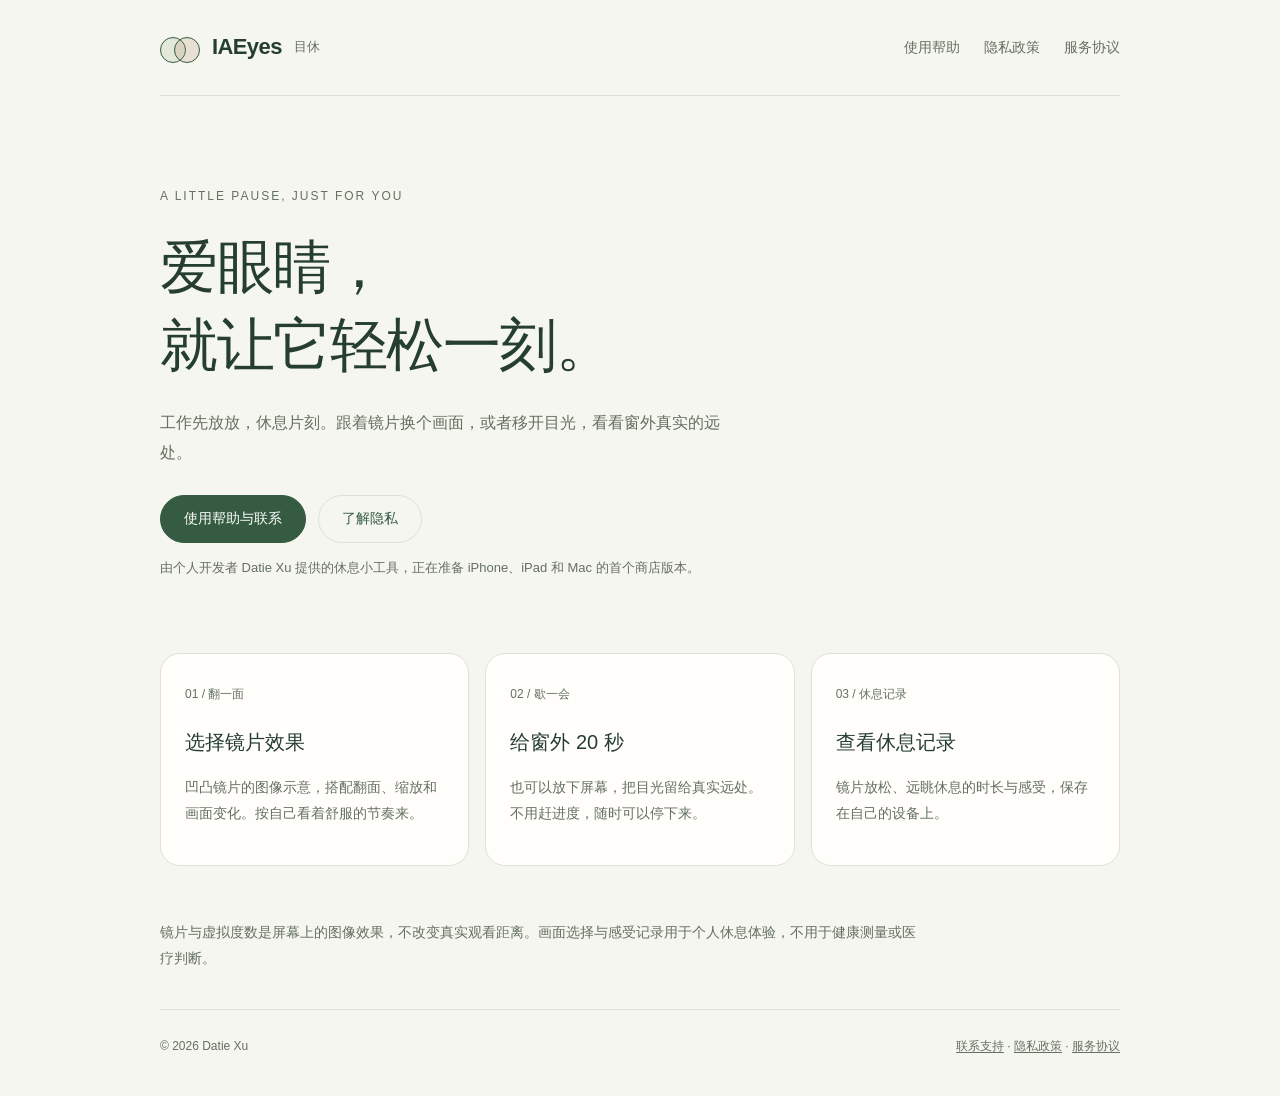
<file: index.html>
<!doctype html>
<html lang="zh-CN">
<head>
  <meta charset="utf-8">
  <meta name="viewport" content="width=device-width,initial-scale=1">
  <meta name="description" content="IAEyes 目休：爱眼睛，就让它轻松一刻。了解应用、使用帮助与隐私政策。">
  <title>IAEyes · 爱眼睛，就让它轻松一刻</title>
  <link rel="canonical" href="https://infiniact.github.io/iaeyes/">
  <link rel="stylesheet" href="assets/style.css">
</head>
<body>
  <a class="skip-link" href="#main">跳到正文</a>
  <header class="site-header">
    <a class="brand" href="./" aria-label="IAEyes 首页"><span class="mark" aria-hidden="true"></span><strong>IAEyes</strong><span>目休</span></a>
    <nav aria-label="网站导航"><a href="support/">使用帮助</a><a href="privacy/">隐私政策</a><a href="terms/">服务协议</a></nav>
  </header>
  <main id="main">
    <section class="hero">
      <span class="eyebrow">A LITTLE PAUSE, JUST FOR YOU</span>
      <h1>爱眼睛，<br>就让它轻松一刻。</h1>
      <p>工作先放放，休息片刻。跟着镜片换个画面，或者移开目光，看看窗外真实的远处。</p>
      <div class="actions"><a class="button" href="support/">使用帮助与联系</a><a class="button secondary" href="privacy/">了解隐私</a></div>
      <p class="meta">由个人开发者 Datie Xu 提供的休息小工具，正在准备 iPhone、iPad 和 Mac 的首个商店版本。</p>
    </section>
    <section class="features" aria-label="应用体验">
      <article class="card"><span class="number">01 / 翻一面</span><h2>选择镜片效果</h2><p>凹凸镜片的图像示意，搭配翻面、缩放和画面变化。按自己看着舒服的节奏来。</p></article>
      <article class="card"><span class="number">02 / 歇一会</span><h2>给窗外 20 秒</h2><p>也可以放下屏幕，把目光留给真实远处。不用赶进度，随时可以停下来。</p></article>
      <article class="card"><span class="number">03 / 休息记录</span><h2>查看休息记录</h2><p>镜片放松、远眺休息的时长与感受，保存在自己的设备上。</p></article>
    </section>
    <p class="note">镜片与虚拟度数是屏幕上的图像效果，不改变真实观看距离。画面选择与感受记录用于个人休息体验，不用于健康测量或医疗判断。</p>
  </main>
  <footer class="site-footer"><span>© 2026 Datie Xu</span><span><a href="support/">联系支持</a> · <a href="privacy/">隐私政策</a> · <a href="terms/">服务协议</a></span></footer>
</body>
</html>
</file>
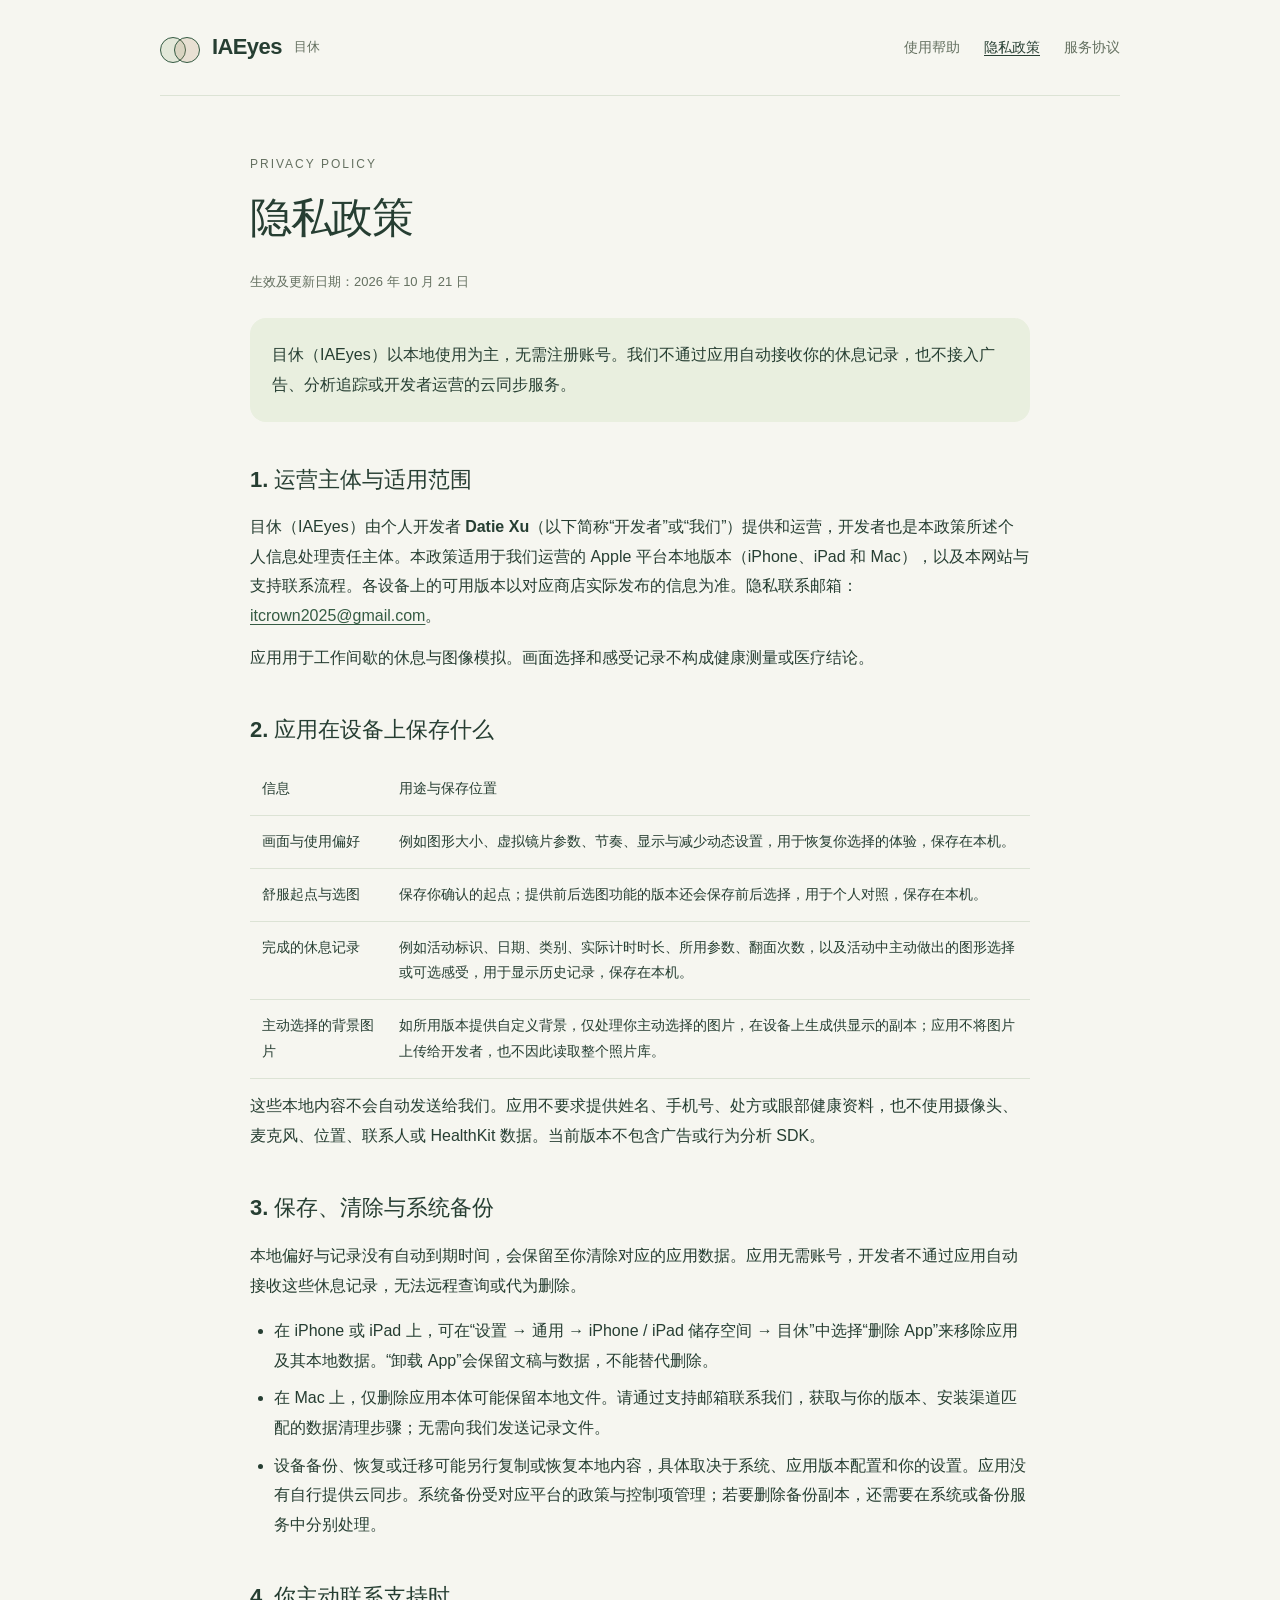
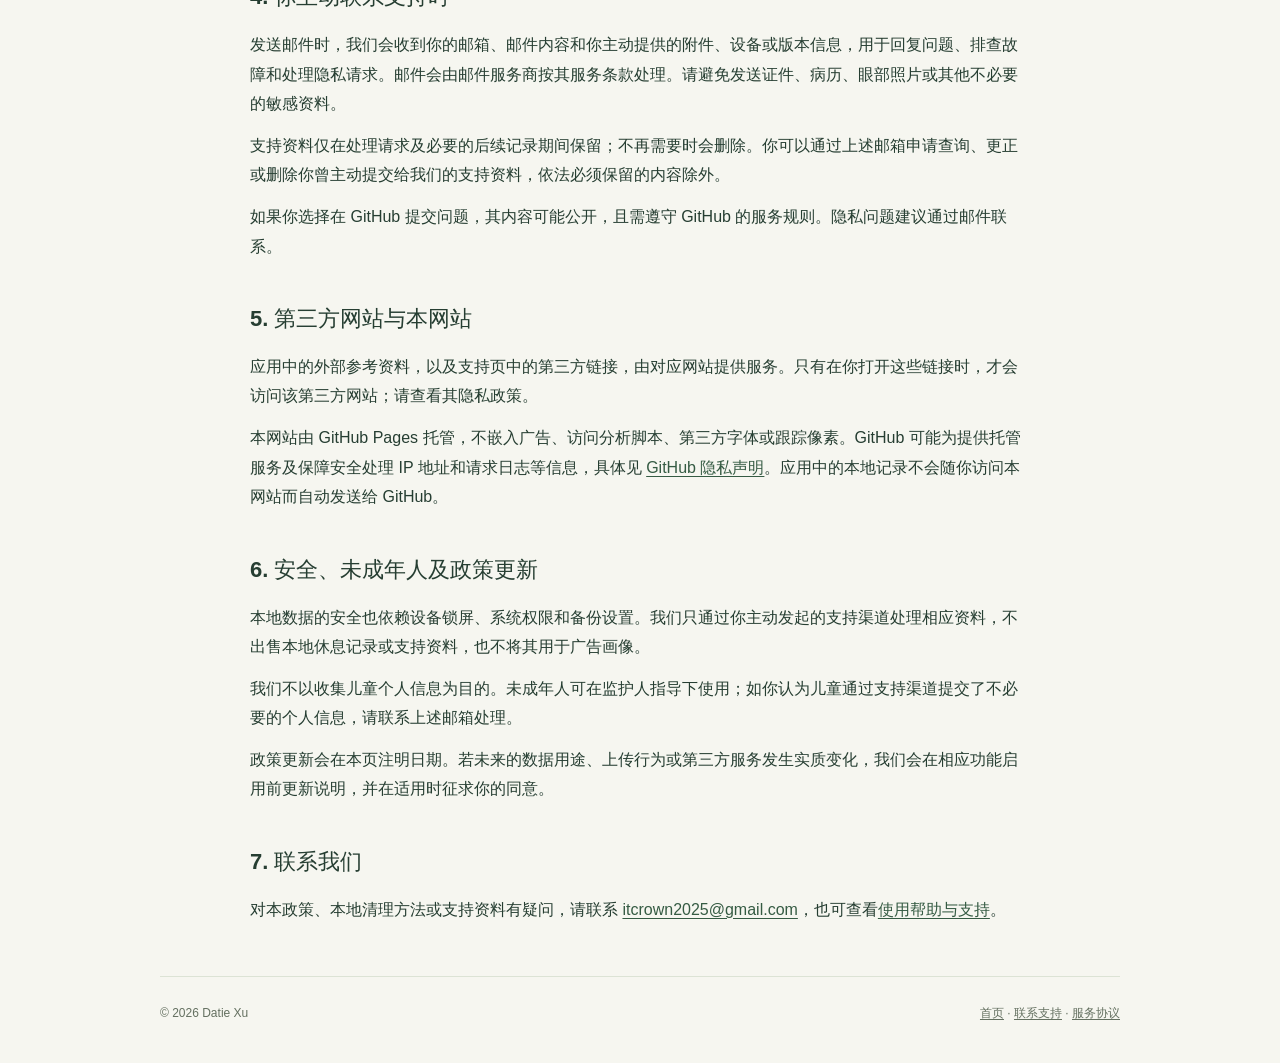
<file: privacy/index.html>
<!doctype html>
<html lang="zh-CN">
<head>
  <meta charset="utf-8">
  <meta name="viewport" content="width=device-width,initial-scale=1">
  <meta name="description" content="IAEyes 目休隐私政策：本地数据、保存与清除、系统备份，以及联系支持时的信息处理。">
  <title>隐私政策 · IAEyes</title>
  <link rel="canonical" href="https://infiniact.github.io/iaeyes/privacy/">
  <link rel="stylesheet" href="../assets/style.css">
</head>
<body>
  <a class="skip-link" href="#main">跳到正文</a>
  <header class="site-header">
    <a class="brand" href="../" aria-label="IAEyes 首页"><span class="mark" aria-hidden="true"></span><strong>IAEyes</strong><span>目休</span></a>
    <nav aria-label="网站导航"><a href="../support/">使用帮助</a><a href="./" aria-current="page">隐私政策</a><a href="../terms/">服务协议</a></nav>
  </header>
  <main id="main" class="document">
    <span class="eyebrow">PRIVACY POLICY</span>
    <h1>隐私政策</h1>
    <p class="meta">生效及更新日期：2026 年 10 月 21 日</p>
    <div class="summary"><p>目休（IAEyes）以本地使用为主，无需注册账号。我们不通过应用自动接收你的休息记录，也不接入广告、分析追踪或开发者运营的云同步服务。</p></div>

    <h2>1. 运营主体与适用范围</h2>
    <p>目休（IAEyes）由个人开发者 <strong>Datie Xu</strong>（以下简称“开发者”或“我们”）提供和运营，开发者也是本政策所述个人信息处理责任主体。本政策适用于我们运营的 Apple 平台本地版本（iPhone、iPad 和 Mac），以及本网站与支持联系流程。各设备上的可用版本以对应商店实际发布的信息为准。隐私联系邮箱：<a href="mailto:itcrown2025@gmail.com">itcrown2025@gmail.com</a>。</p>
    <p>应用用于工作间歇的休息与图像模拟。画面选择和感受记录不构成健康测量或医疗结论。</p>

    <h2>2. 应用在设备上保存什么</h2>
    <div class="table-wrap"><table><thead><tr><th scope="col">信息</th><th scope="col">用途与保存位置</th></tr></thead><tbody>
      <tr><td>画面与使用偏好</td><td>例如图形大小、虚拟镜片参数、节奏、显示与减少动态设置，用于恢复你选择的体验，保存在本机。</td></tr>
      <tr><td>舒服起点与选图</td><td>保存你确认的起点；提供前后选图功能的版本还会保存前后选择，用于个人对照，保存在本机。</td></tr>
      <tr><td>完成的休息记录</td><td>例如活动标识、日期、类别、实际计时时长、所用参数、翻面次数，以及活动中主动做出的图形选择或可选感受，用于显示历史记录，保存在本机。</td></tr>
      <tr><td>主动选择的背景图片</td><td>如所用版本提供自定义背景，仅处理你主动选择的图片，在设备上生成供显示的副本；应用不将图片上传给开发者，也不因此读取整个照片库。</td></tr>
    </tbody></table></div>
    <p>这些本地内容不会自动发送给我们。应用不要求提供姓名、手机号、处方或眼部健康资料，也不使用摄像头、麦克风、位置、联系人或 HealthKit 数据。当前版本不包含广告或行为分析 SDK。</p>

    <h2>3. 保存、清除与系统备份</h2>
    <p>本地偏好与记录没有自动到期时间，会保留至你清除对应的应用数据。应用无需账号，开发者不通过应用自动接收这些休息记录，无法远程查询或代为删除。</p>
    <ul>
      <li>在 iPhone 或 iPad 上，可在“设置 → 通用 → iPhone / iPad 储存空间 → 目休”中选择“删除 App”来移除应用及其本地数据。“卸载 App”会保留文稿与数据，不能替代删除。</li>
      <li>在 Mac 上，仅删除应用本体可能保留本地文件。请通过支持邮箱联系我们，获取与你的版本、安装渠道匹配的数据清理步骤；无需向我们发送记录文件。</li>
      <li>设备备份、恢复或迁移可能另行复制或恢复本地内容，具体取决于系统、应用版本配置和你的设置。应用没有自行提供云同步。系统备份受对应平台的政策与控制项管理；若要删除备份副本，还需要在系统或备份服务中分别处理。</li>
    </ul>

    <h2>4. 你主动联系支持时</h2>
    <p>发送邮件时，我们会收到你的邮箱、邮件内容和你主动提供的附件、设备或版本信息，用于回复问题、排查故障和处理隐私请求。邮件会由邮件服务商按其服务条款处理。请避免发送证件、病历、眼部照片或其他不必要的敏感资料。</p>
    <p>支持资料仅在处理请求及必要的后续记录期间保留；不再需要时会删除。你可以通过上述邮箱申请查询、更正或删除你曾主动提交给我们的支持资料，依法必须保留的内容除外。</p>
    <p>如果你选择在 GitHub 提交问题，其内容可能公开，且需遵守 GitHub 的服务规则。隐私问题建议通过邮件联系。</p>

    <h2>5. 第三方网站与本网站</h2>
    <p>应用中的外部参考资料，以及支持页中的第三方链接，由对应网站提供服务。只有在你打开这些链接时，才会访问该第三方网站；请查看其隐私政策。</p>
    <p>本网站由 GitHub Pages 托管，不嵌入广告、访问分析脚本、第三方字体或跟踪像素。GitHub 可能为提供托管服务及保障安全处理 IP 地址和请求日志等信息，具体见 <a href="https://docs.github.com/en/site-policy/privacy-policies/github-general-privacy-statement" target="_blank" rel="noopener noreferrer">GitHub 隐私声明</a>。应用中的本地记录不会随你访问本网站而自动发送给 GitHub。</p>

    <h2>6. 安全、未成年人及政策更新</h2>
    <p>本地数据的安全也依赖设备锁屏、系统权限和备份设置。我们只通过你主动发起的支持渠道处理相应资料，不出售本地休息记录或支持资料，也不将其用于广告画像。</p>
    <p>我们不以收集儿童个人信息为目的。未成年人可在监护人指导下使用；如你认为儿童通过支持渠道提交了不必要的个人信息，请联系上述邮箱处理。</p>
    <p>政策更新会在本页注明日期。若未来的数据用途、上传行为或第三方服务发生实质变化，我们会在相应功能启用前更新说明，并在适用时征求你的同意。</p>

    <h2>7. 联系我们</h2>
    <p>对本政策、本地清理方法或支持资料有疑问，请联系 <a href="mailto:itcrown2025@gmail.com">itcrown2025@gmail.com</a>，也可查看<a href="../support/">使用帮助与支持</a>。</p>
  </main>
  <footer class="site-footer"><span>© 2026 Datie Xu</span><span><a href="../">首页</a> · <a href="../support/">联系支持</a> · <a href="../terms/">服务协议</a></span></footer>
</body>
</html>
</file>
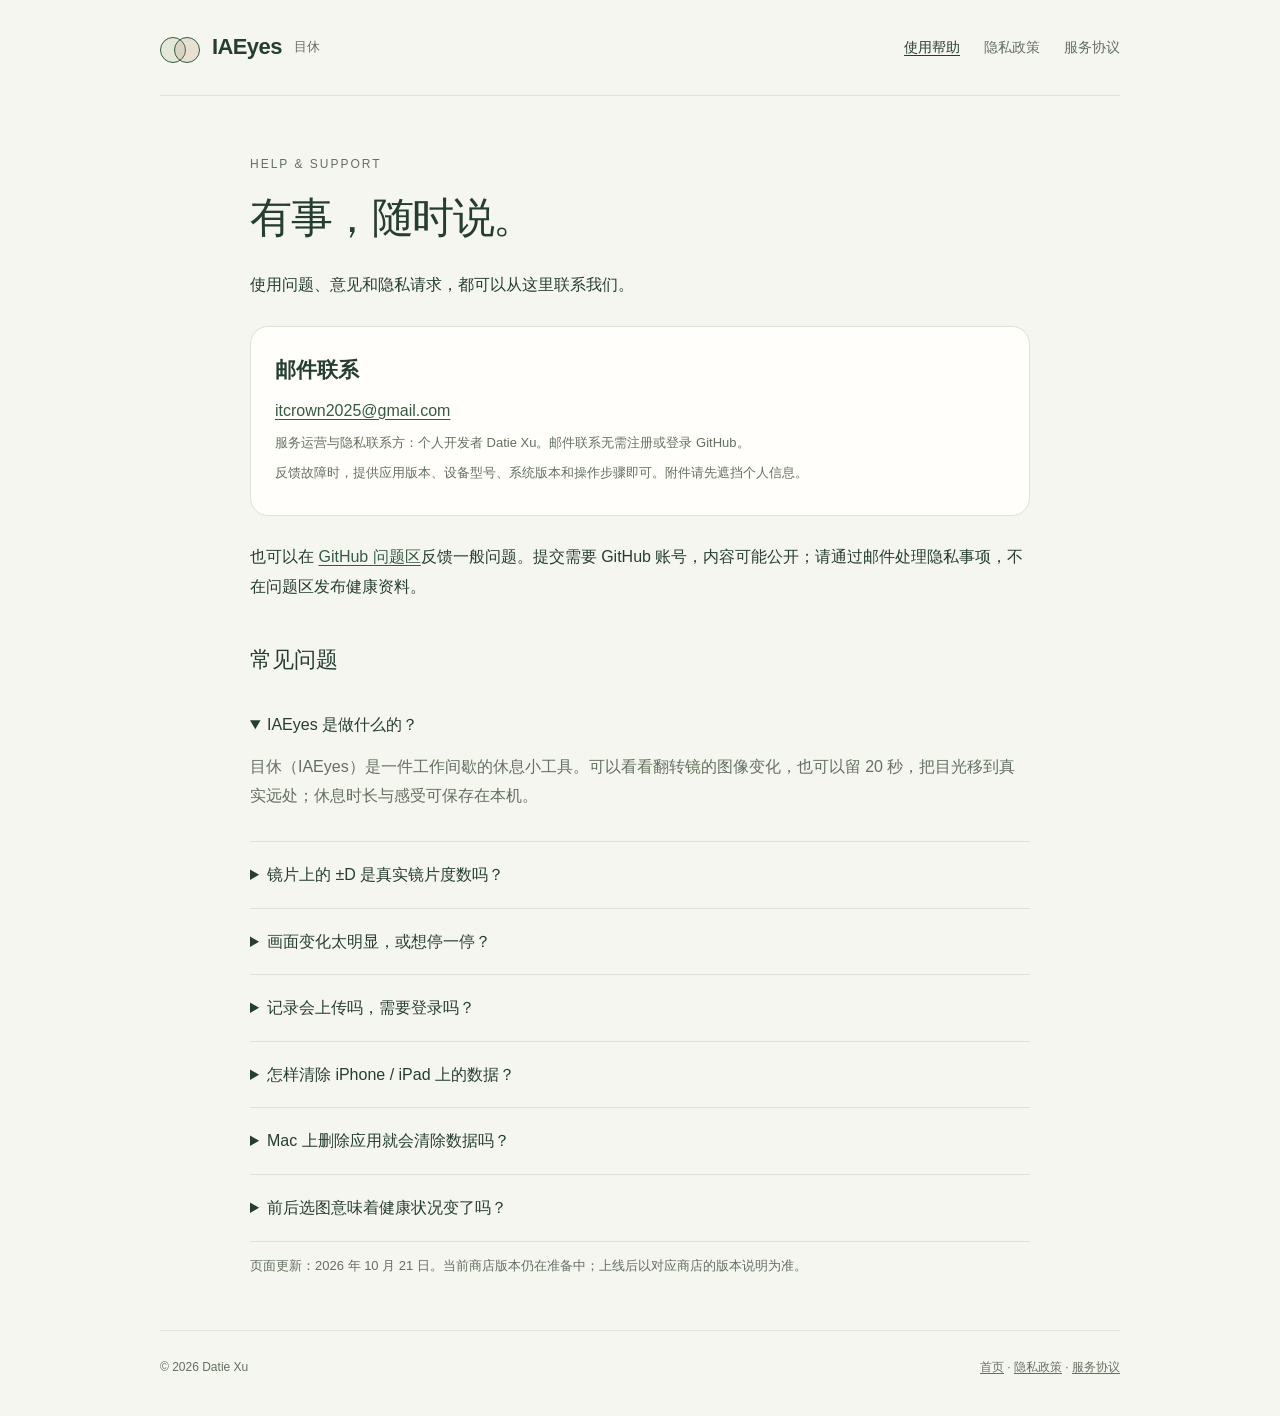
<file: support/index.html>
<!doctype html>
<html lang="zh-CN">
<head>
  <meta charset="utf-8">
  <meta name="viewport" content="width=device-width,initial-scale=1">
  <meta name="description" content="IAEyes 目休使用帮助与联系支持：支持邮箱、常见问题、本地数据与隐私。">
  <title>使用帮助与支持 · IAEyes</title>
  <link rel="canonical" href="https://infiniact.github.io/iaeyes/support/">
  <link rel="stylesheet" href="../assets/style.css">
</head>
<body>
  <a class="skip-link" href="#main">跳到正文</a>
  <header class="site-header">
    <a class="brand" href="../" aria-label="IAEyes 首页"><span class="mark" aria-hidden="true"></span><strong>IAEyes</strong><span>目休</span></a>
    <nav aria-label="网站导航"><a href="./" aria-current="page">使用帮助</a><a href="../privacy/">隐私政策</a><a href="../terms/">服务协议</a></nav>
  </header>
  <main id="main" class="document">
    <span class="eyebrow">HELP &amp; SUPPORT</span>
    <h1>有事，随时说。</h1>
    <p>使用问题、意见和隐私请求，都可以从这里联系我们。</p>
    <section class="contact" aria-label="联系支持">
      <strong>邮件联系</strong>
      <p><a href="mailto:itcrown2025@gmail.com">itcrown2025@gmail.com</a></p>
      <p class="meta">服务运营与隐私联系方：个人开发者 Datie Xu。邮件联系无需注册或登录 GitHub。</p>
      <p class="meta">反馈故障时，提供应用版本、设备型号、系统版本和操作步骤即可。附件请先遮挡个人信息。</p>
    </section>
    <p>也可以在 <a href="https://github.com/infiniact/iaeyes/issues" target="_blank" rel="noopener noreferrer">GitHub 问题区</a>反馈一般问题。提交需要 GitHub 账号，内容可能公开；请通过邮件处理隐私事项，不在问题区发布健康资料。</p>
    <h2>常见问题</h2>
    <details open><summary>IAEyes 是做什么的？</summary><p>目休（IAEyes）是一件工作间歇的休息小工具。可以看看翻转镜的图像变化，也可以留 20 秒，把目光移到真实远处；休息时长与感受可保存在本机。</p></details>
    <details><summary>镜片上的 ±D 是真实镜片度数吗？</summary><p>它是虚拟画面参数，用来调整镜片外观和图像效果，不是验配数值。屏幕缩放、凹凸外观和清晰度变化不会改变实际观看距离，也不等同于实体镜片的光学效果。</p></details>
    <details><summary>画面变化太明显，或想停一停？</summary><p>可以暂停或结束，选择较缓的节奏与较小的变化幅度，也可以开启“减少动态”。以看着舒服为准，不用追求次数；感到不适就先停止使用。</p></details>
    <details><summary>记录会上传吗，需要登录吗？</summary><p>当前 Apple 本地版本无需账号。偏好、完成记录和可选感受保存在设备上，不自动上传给开发者，没有开发者运营的云同步。设备自己的备份或迁移设置可能影响副本的保存，详见<a href="../privacy/">隐私政策</a>。</p></details>
    <details><summary>怎样清除 iPhone / iPad 上的数据？</summary><p>在“设置 → 通用 → iPhone / iPad 储存空间 → 目休”中选择“删除 App”。请注意，“卸载 App”会保留文稿与数据。如系统备份中仍有旧副本，还需要到备份设置中单独管理。</p></details>
    <details><summary>Mac 上删除应用就会清除数据吗？</summary><p>不一定，删除应用本体可能保留本地文件。请邮件告知应用版本及安装渠道，我们会提供对应的本地清理步骤；无需发送你的记录文件。</p></details>
    <details><summary>前后选图意味着健康状况变了吗？</summary><p>选图仅记录这次看画面的选择与轻松感，不能据此确认生理放松、视力变化或疗效。各版本功能以应用内实际提供的内容为准。</p></details>
    <p class="meta">页面更新：2026 年 10 月 21 日。当前商店版本仍在准备中；上线后以对应商店的版本说明为准。</p>
  </main>
  <footer class="site-footer"><span>© 2026 Datie Xu</span><span><a href="../">首页</a> · <a href="../privacy/">隐私政策</a> · <a href="../terms/">服务协议</a></span></footer>
</body>
</html>
</file>
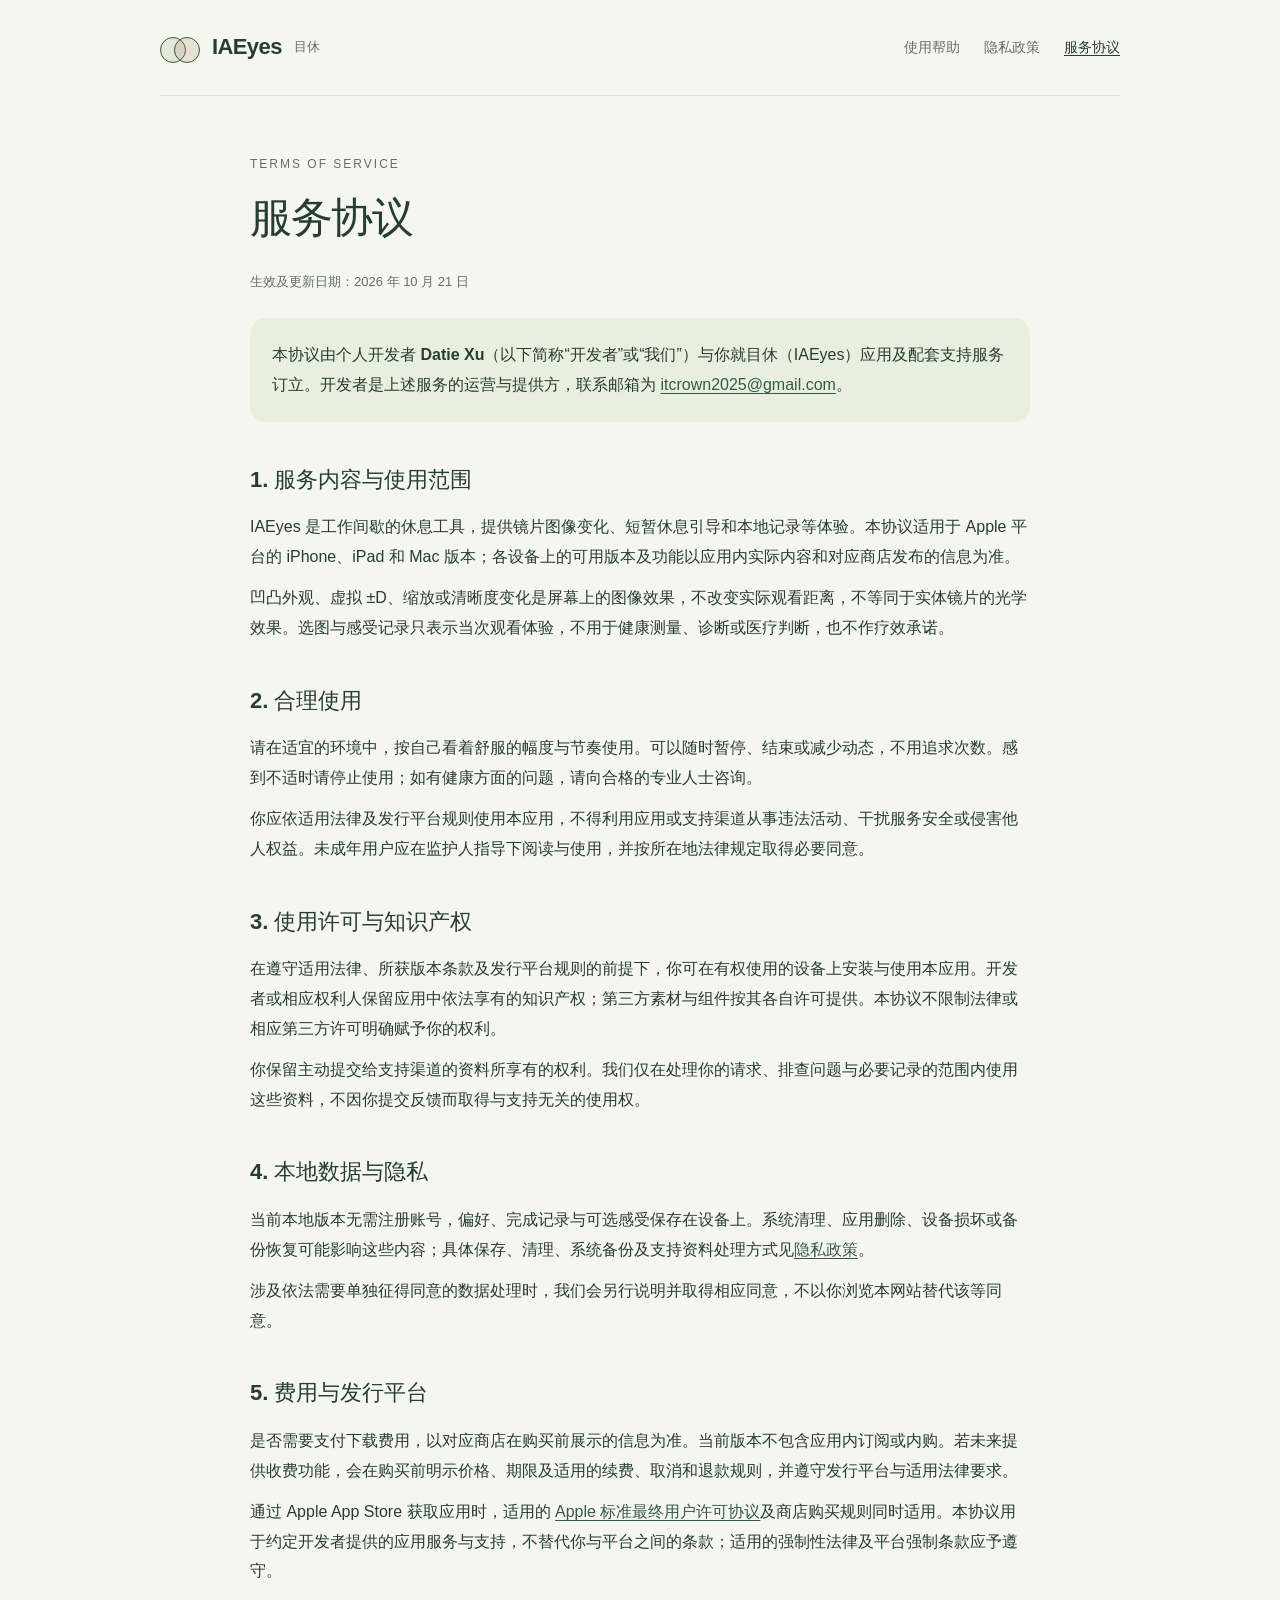
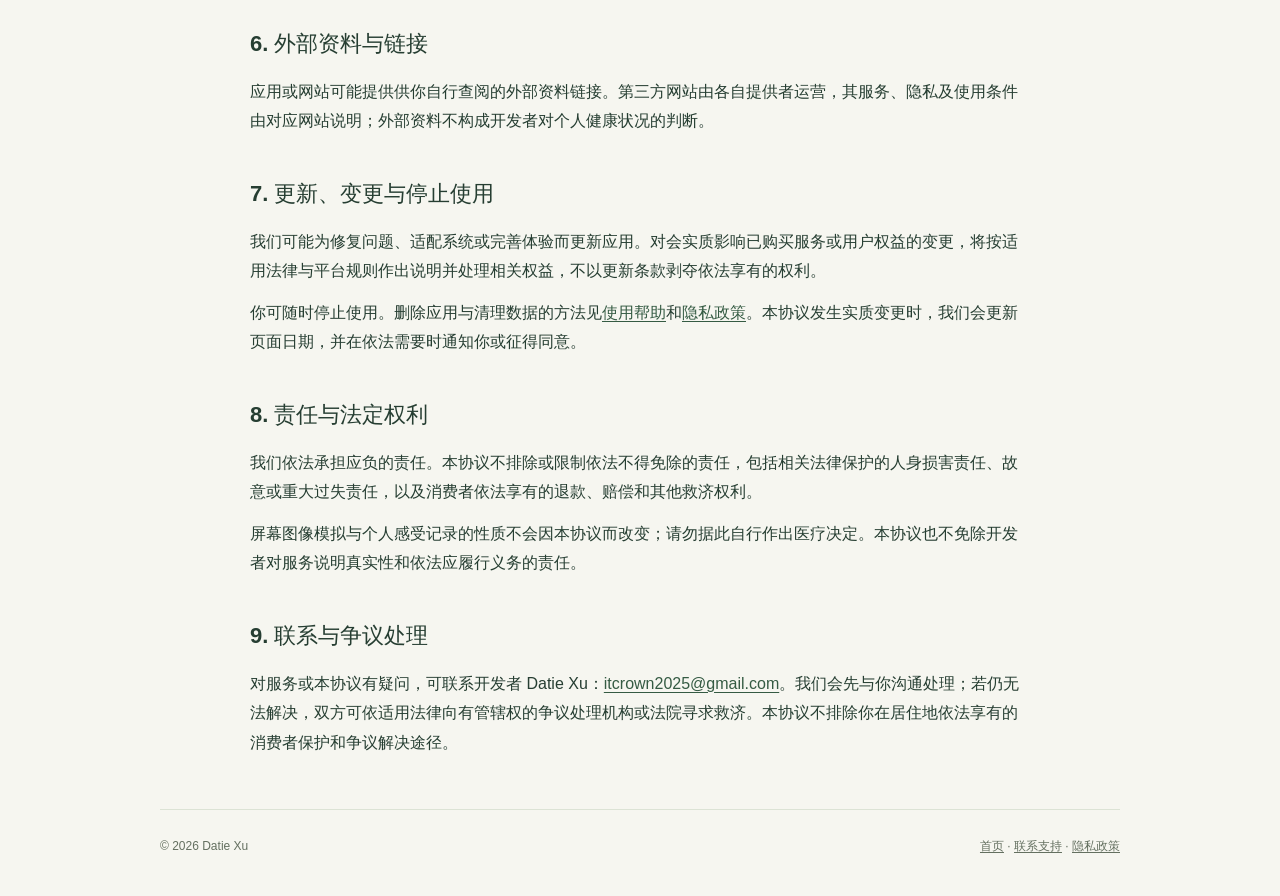
<file: terms/index.html>
<!doctype html>
<html lang="zh-CN">
<head>
  <meta charset="utf-8">
  <meta name="viewport" content="width=device-width,initial-scale=1">
  <meta name="description" content="个人开发者 Datie Xu 提供的 IAEyes 目休服务协议：使用规则、图像模拟说明、本地数据、平台条款与联系支持。">
  <title>服务协议 · IAEyes</title>
  <link rel="canonical" href="https://infiniact.github.io/iaeyes/terms/">
  <link rel="stylesheet" href="../assets/style.css">
</head>
<body>
  <a class="skip-link" href="#main">跳到正文</a>
  <header class="site-header">
    <a class="brand" href="../" aria-label="IAEyes 首页"><span class="mark" aria-hidden="true"></span><strong>IAEyes</strong><span>目休</span></a>
    <nav aria-label="网站导航"><a href="../support/">使用帮助</a><a href="../privacy/">隐私政策</a><a href="./" aria-current="page">服务协议</a></nav>
  </header>
  <main id="main" class="document">
    <span class="eyebrow">TERMS OF SERVICE</span>
    <h1>服务协议</h1>
    <p class="meta">生效及更新日期：2026 年 10 月 21 日</p>
    <div class="summary"><p>本协议由个人开发者 <strong>Datie Xu</strong>（以下简称“开发者”或“我们”）与你就目休（IAEyes）应用及配套支持服务订立。开发者是上述服务的运营与提供方，联系邮箱为 <a href="mailto:itcrown2025@gmail.com">itcrown2025@gmail.com</a>。</p></div>

    <h2>1. 服务内容与使用范围</h2>
    <p>IAEyes 是工作间歇的休息工具，提供镜片图像变化、短暂休息引导和本地记录等体验。本协议适用于 Apple 平台的 iPhone、iPad 和 Mac 版本；各设备上的可用版本及功能以应用内实际内容和对应商店发布的信息为准。</p>
    <p>凹凸外观、虚拟 ±D、缩放或清晰度变化是屏幕上的图像效果，不改变实际观看距离，不等同于实体镜片的光学效果。选图与感受记录只表示当次观看体验，不用于健康测量、诊断或医疗判断，也不作疗效承诺。</p>

    <h2>2. 合理使用</h2>
    <p>请在适宜的环境中，按自己看着舒服的幅度与节奏使用。可以随时暂停、结束或减少动态，不用追求次数。感到不适时请停止使用；如有健康方面的问题，请向合格的专业人士咨询。</p>
    <p>你应依适用法律及发行平台规则使用本应用，不得利用应用或支持渠道从事违法活动、干扰服务安全或侵害他人权益。未成年用户应在监护人指导下阅读与使用，并按所在地法律规定取得必要同意。</p>

    <h2>3. 使用许可与知识产权</h2>
    <p>在遵守适用法律、所获版本条款及发行平台规则的前提下，你可在有权使用的设备上安装与使用本应用。开发者或相应权利人保留应用中依法享有的知识产权；第三方素材与组件按其各自许可提供。本协议不限制法律或相应第三方许可明确赋予你的权利。</p>
    <p>你保留主动提交给支持渠道的资料所享有的权利。我们仅在处理你的请求、排查问题与必要记录的范围内使用这些资料，不因你提交反馈而取得与支持无关的使用权。</p>

    <h2>4. 本地数据与隐私</h2>
    <p>当前本地版本无需注册账号，偏好、完成记录与可选感受保存在设备上。系统清理、应用删除、设备损坏或备份恢复可能影响这些内容；具体保存、清理、系统备份及支持资料处理方式见<a href="../privacy/">隐私政策</a>。</p>
    <p>涉及依法需要单独征得同意的数据处理时，我们会另行说明并取得相应同意，不以你浏览本网站替代该等同意。</p>

    <h2>5. 费用与发行平台</h2>
    <p>是否需要支付下载费用，以对应商店在购买前展示的信息为准。当前版本不包含应用内订阅或内购。若未来提供收费功能，会在购买前明示价格、期限及适用的续费、取消和退款规则，并遵守发行平台与适用法律要求。</p>
    <p>通过 Apple App Store 获取应用时，适用的 <a href="https://www.apple.com/legal/internet-services/itunes/dev/stdeula/" target="_blank" rel="noopener noreferrer">Apple 标准最终用户许可协议</a>及商店购买规则同时适用。本协议用于约定开发者提供的应用服务与支持，不替代你与平台之间的条款；适用的强制性法律及平台强制条款应予遵守。</p>

    <h2>6. 外部资料与链接</h2>
    <p>应用或网站可能提供供你自行查阅的外部资料链接。第三方网站由各自提供者运营，其服务、隐私及使用条件由对应网站说明；外部资料不构成开发者对个人健康状况的判断。</p>

    <h2>7. 更新、变更与停止使用</h2>
    <p>我们可能为修复问题、适配系统或完善体验而更新应用。对会实质影响已购买服务或用户权益的变更，将按适用法律与平台规则作出说明并处理相关权益，不以更新条款剥夺依法享有的权利。</p>
    <p>你可随时停止使用。删除应用与清理数据的方法见<a href="../support/">使用帮助</a>和<a href="../privacy/">隐私政策</a>。本协议发生实质变更时，我们会更新页面日期，并在依法需要时通知你或征得同意。</p>

    <h2>8. 责任与法定权利</h2>
    <p>我们依法承担应负的责任。本协议不排除或限制依法不得免除的责任，包括相关法律保护的人身损害责任、故意或重大过失责任，以及消费者依法享有的退款、赔偿和其他救济权利。</p>
    <p>屏幕图像模拟与个人感受记录的性质不会因本协议而改变；请勿据此自行作出医疗决定。本协议也不免除开发者对服务说明真实性和依法应履行义务的责任。</p>

    <h2>9. 联系与争议处理</h2>
    <p>对服务或本协议有疑问，可联系开发者 Datie Xu：<a href="mailto:itcrown2025@gmail.com">itcrown2025@gmail.com</a>。我们会先与你沟通处理；若仍无法解决，双方可依适用法律向有管辖权的争议处理机构或法院寻求救济。本协议不排除你在居住地依法享有的消费者保护和争议解决途径。</p>
  </main>
  <footer class="site-footer"><span>© 2026 Datie Xu</span><span><a href="../">首页</a> · <a href="../support/">联系支持</a> · <a href="../privacy/">隐私政策</a></span></footer>
</body>
</html>
</file>
<file: assets/style.css>
:root { color-scheme: light dark; --paper: #f6f6f0; --surface: #fffefa; --ink: #263e32; --muted: #647060; --line: #dce3d5; --tint: #e9efdf; --accent: #355b43; }
* { box-sizing: border-box; }
body { margin: 0; background: var(--paper); color: var(--ink); font: 16px/1.85 -apple-system, BlinkMacSystemFont, "PingFang SC", "Microsoft YaHei", sans-serif; }
a { color: var(--accent); text-underline-offset: .2em; overflow-wrap: anywhere; }
a:hover { text-decoration-thickness: 2px; }
a:focus-visible, summary:focus-visible { outline: 3px solid #aa7954; outline-offset: 5px; border-radius: 3px; }
.skip-link { position: absolute; left: 16px; top: -100px; padding: 8px 16px; background: var(--surface); z-index: 2; }
.skip-link:focus { top: 12px; }
.site-header, main, .site-footer { width: min(100% - 48px, 960px); margin-inline: auto; }
.site-header { min-height: 96px; display: flex; align-items: center; justify-content: space-between; gap: 24px; border-bottom: 1px solid var(--line); }
.brand { display: inline-flex; align-items: center; gap: 12px; text-decoration: none; color: var(--ink); }
.brand strong { font-size: 22px; font-weight: 600; letter-spacing: -.6px; }
.brand span:last-child { color: var(--muted); font-size: 13px; }
.mark { position: relative; display: inline-block; width: 40px; height: 30px; }
.mark::before, .mark::after { content: ""; position: absolute; top: 4px; width: 24px; height: 24px; border: 1px solid var(--accent); border-radius: 50%; background: #9ab28235; }
.mark::before { left: 0; }
.mark::after { right: 0; background: #b48d6635; }
nav { display: flex; gap: 24px; font-size: 14px; }
nav a { color: var(--muted); text-decoration: none; }
nav a[aria-current="page"] { color: var(--ink); text-decoration: underline; }
.hero { padding: 84px 0 60px; max-width: 720px; }
.eyebrow { color: var(--muted); font-size: 12px; letter-spacing: 2px; }
h1 { font-size: clamp(34px, 5vw, 58px); line-height: 1.35; letter-spacing: -1.5px; font-weight: 500; margin: 18px 0 24px; }
.hero > p { max-width: 560px; color: var(--muted); }
.actions { display: flex; flex-wrap: wrap; gap: 12px; margin-top: 28px; }
.button { padding: 10px 23px; background: var(--accent); color: var(--surface); border: 1px solid var(--accent); border-radius: 999px; font-size: 14px; text-decoration: none; }
.button.secondary { background: transparent; color: var(--accent); border-color: var(--line); }
.features { display: grid; grid-template-columns: repeat(3, minmax(0, 1fr)); gap: 16px; padding-bottom: 40px; }
.card { background: var(--surface); border: 1px solid var(--line); border-radius: 20px; padding: 24px; }
.card .number { color: var(--muted); font-size: 12px; }
.card h2 { margin: 16px 0 10px; font-size: 20px; font-weight: 500; }
.card p, .note { color: var(--muted); font-size: 14px; }
.note { padding-bottom: 24px; max-width: 760px; }
.document { max-width: 780px; padding: 52px 0 40px; }
.document h1 { font-size: clamp(32px, 5vw, 42px); margin-top: 12px; }
.document h2 { font-size: 22px; font-weight: 550; margin: 38px 0 12px; }
.document p { margin: 12px 0; }
.meta { color: var(--muted); font-size: 13px; }
.summary { padding: 18px 22px; border-radius: 16px; background: var(--tint); margin: 24px 0; }
.summary p { margin: 4px 0; }
.contact { padding: 24px; border-radius: 18px; border: 1px solid var(--line); background: var(--surface); margin: 26px 0; }
.contact strong { display: block; font-size: 21px; }
.contact p { margin: 6px 0; }
ul, ol { padding-left: 24px; }
li + li { margin-top: 8px; }
.table-wrap { overflow-x: auto; }
table { width: 100%; border-collapse: collapse; font-size: 14px; }
th, td { padding: 13px 12px; text-align: left; vertical-align: top; border-bottom: 1px solid var(--line); }
th { font-weight: 550; }
td:first-child { min-width: 110px; }
details { padding: 18px 0; border-bottom: 1px solid var(--line); }
summary { cursor: pointer; font-weight: 500; }
details p { color: var(--muted); }
.site-footer { display: flex; flex-wrap: wrap; justify-content: space-between; gap: 12px 24px; border-top: 1px solid var(--line); padding: 25px 0 38px; color: var(--muted); font-size: 12px; }
.site-footer a { color: var(--muted); }
@media (max-width: 600px) {
  .site-header, main, .site-footer { width: calc(100% - 36px); }
  .site-header { min-height: 84px; gap: 12px; }
  .brand { gap: 8px; }
  .brand span:last-child { display: none; }
  nav { gap: 16px; font-size: 13px; }
  .hero { padding-top: 54px; }
  .features { grid-template-columns: 1fr; gap: 12px; }
  .card { padding: 20px; }
  .card h2 { margin-top: 6px; }
  .document { padding-top: 36px; }
  .summary, .contact { padding: 18px; }
}
@media (prefers-color-scheme: dark) {
  :root { --paper: #151e19; --surface: #1d2a22; --ink: #cdd8c8; --muted: #a3b19d; --line: #344638; --tint: #293b2c; --accent: #b6cba6; }
  .button { background: #416449; border-color: #416449; color: #e4ebdf; }
  .button.secondary { background: transparent; color: var(--accent); border-color: var(--line); }
}
@media (max-width: 420px) {
  .site-header { flex-direction: column; align-items: flex-start; justify-content: center; gap: 12px; padding: 18px 0; }
  nav { gap: 22px; }
}
</file>
